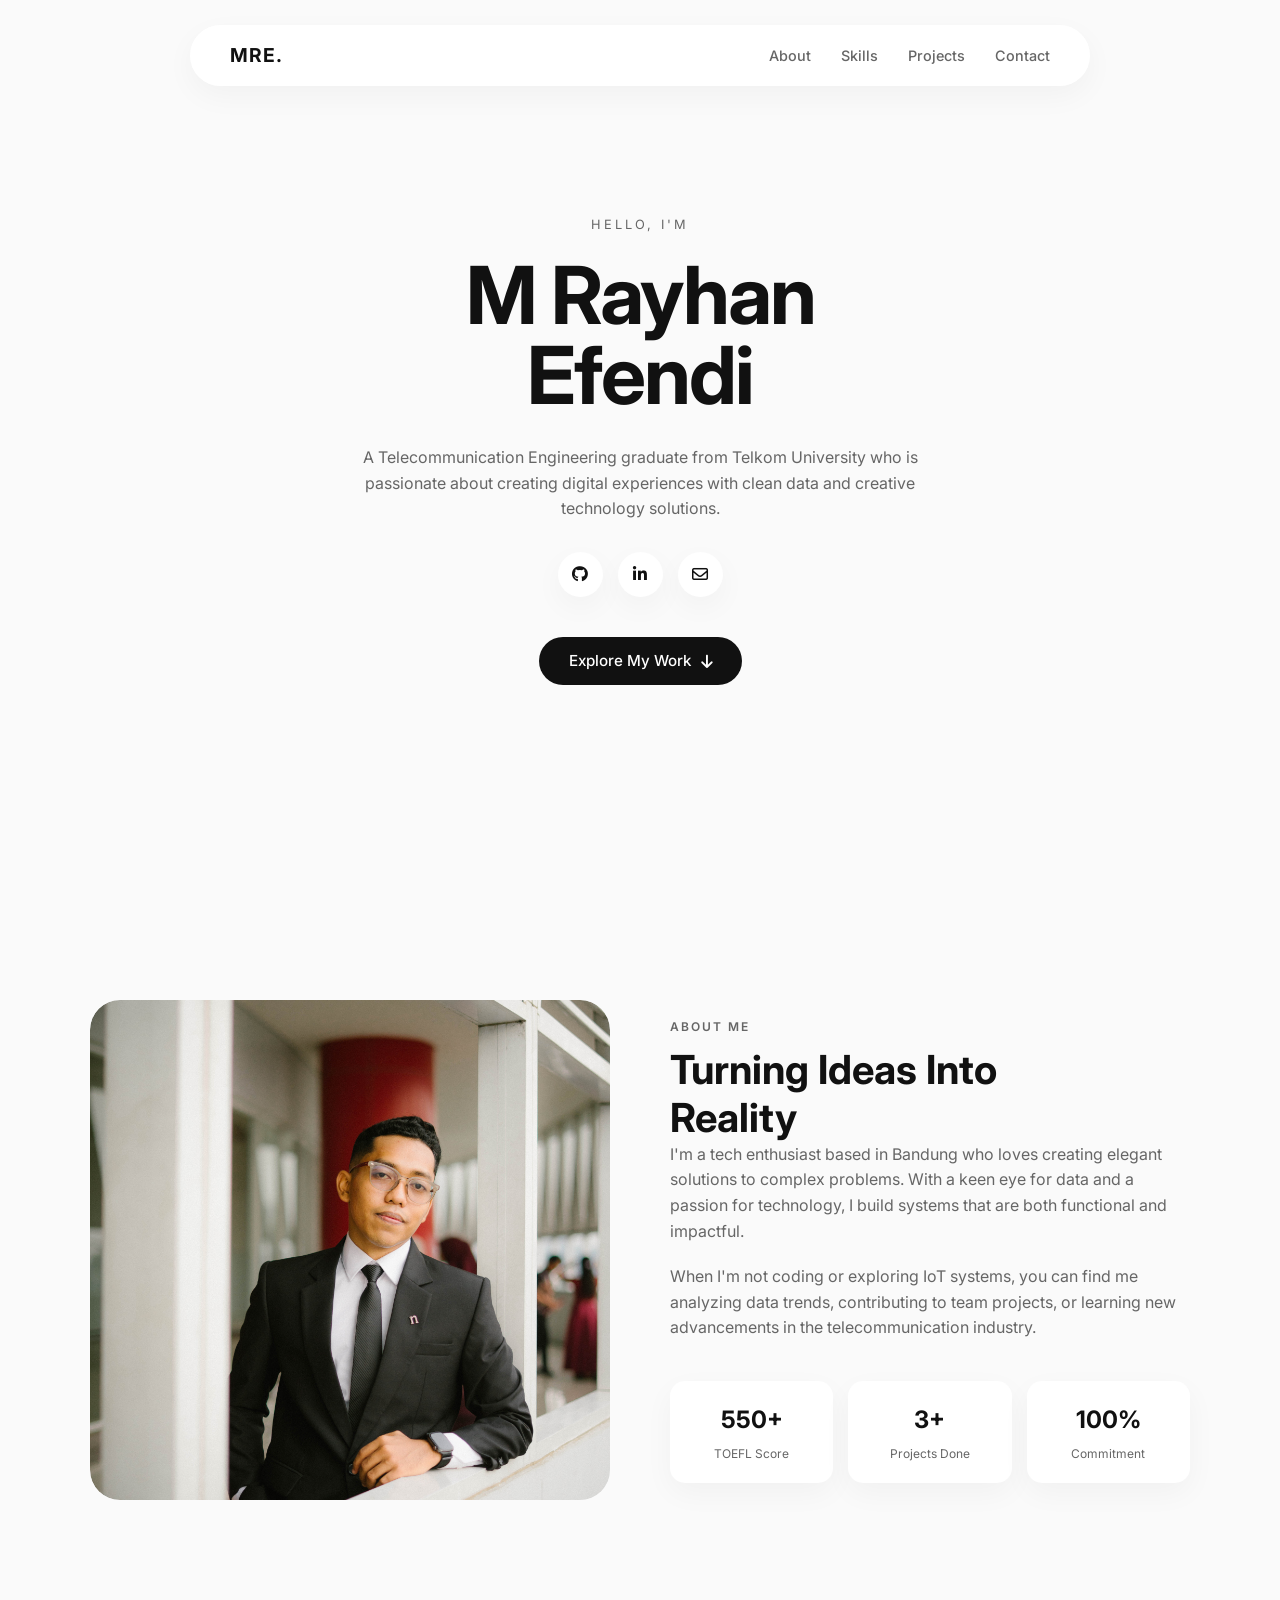
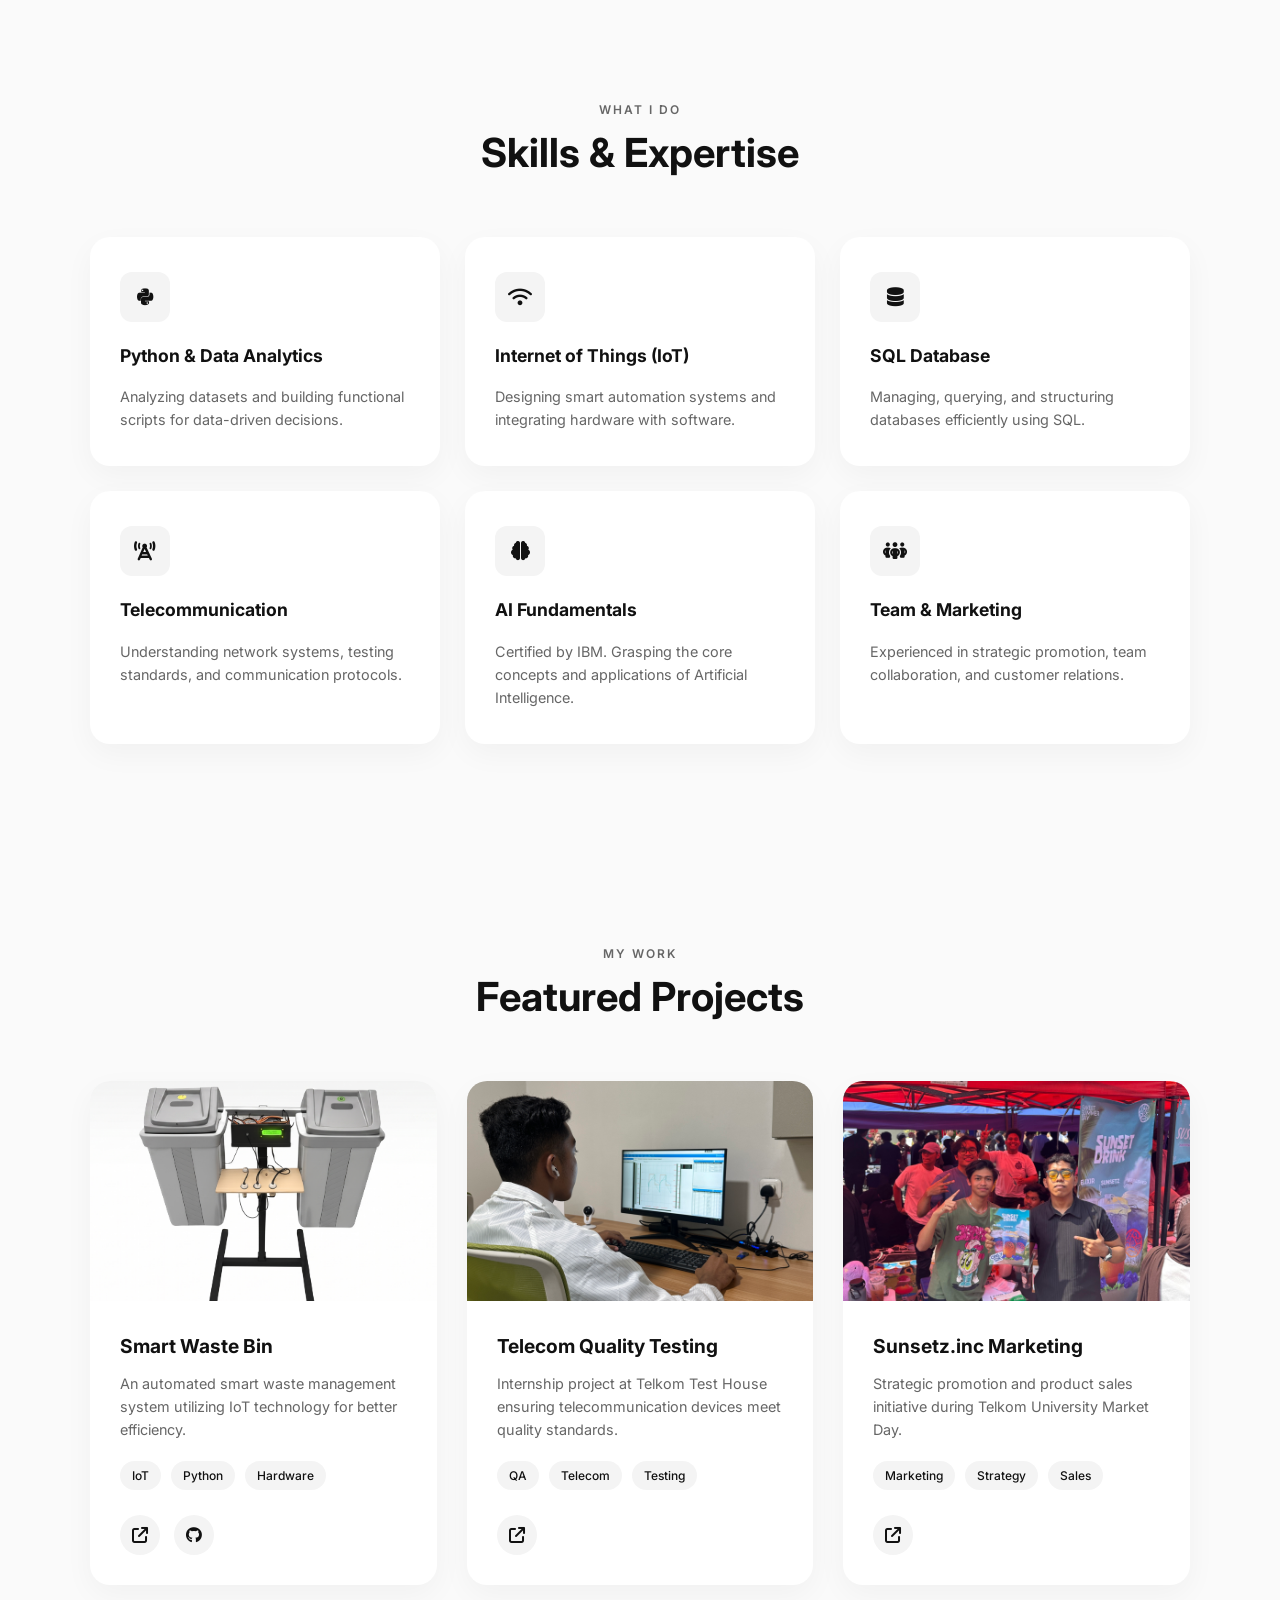
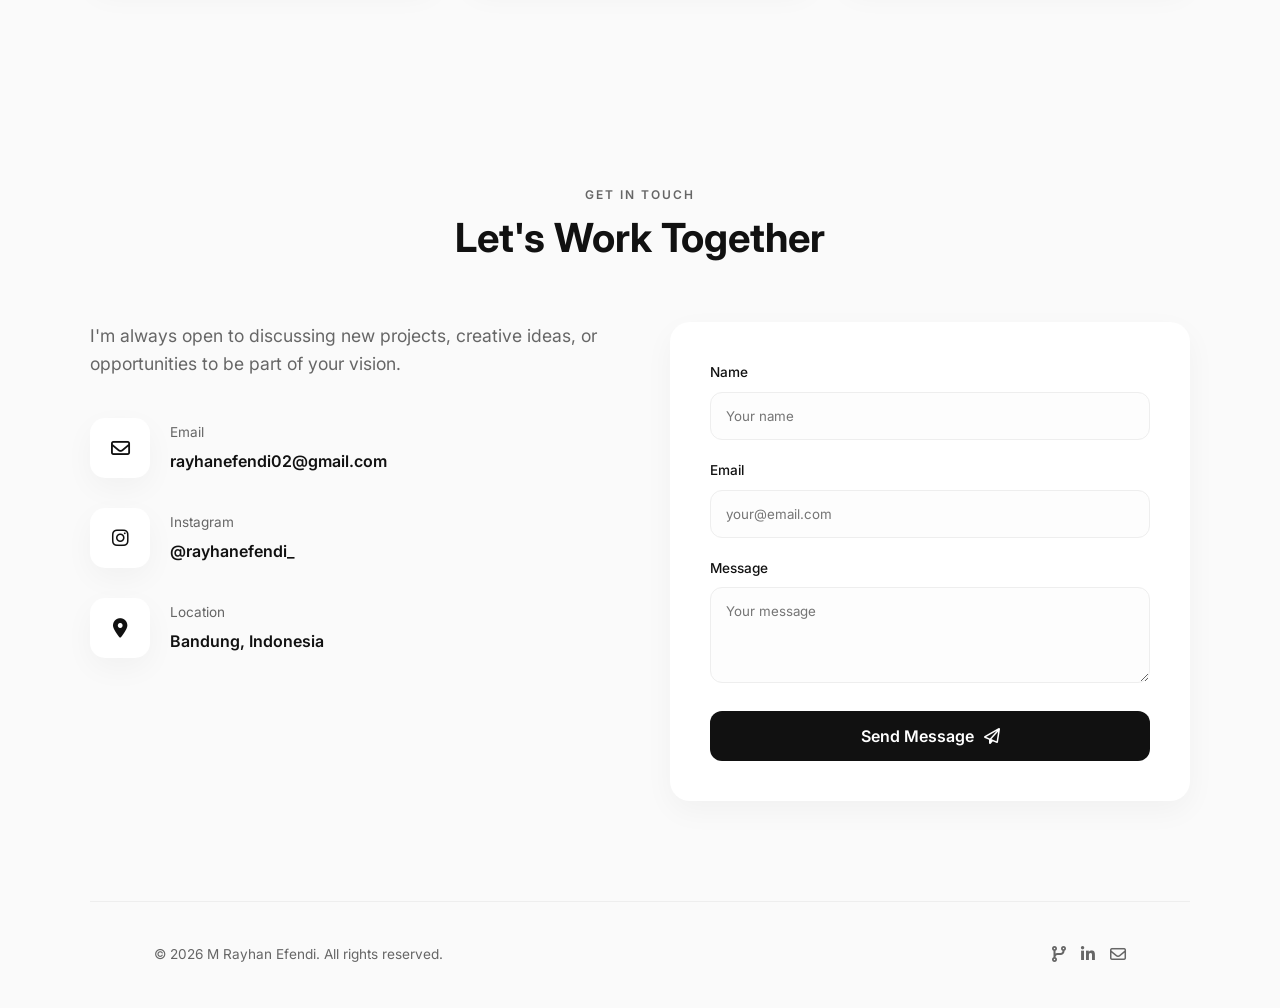
<file: index.html>
<!DOCTYPE html>
<html lang="id">
<head>
    <meta charset="UTF-8">
    <meta name="viewport" content="width=device-width, initial-scale=1.0">
    <title>M Rayhan Efendi | Portfolio</title>
    <!-- Font Google: Inter -->
    <link href="https://fonts.googleapis.com/css2?family=Inter:wght@300;400;500;600;700&display=swap" rel="stylesheet">
    <!-- Ikon FontAwesome -->
    <link rel="stylesheet" href="https://cdnjs.cloudflare.com/ajax/libs/font-awesome/6.4.0/css/all.min.css">
    <link rel="stylesheet" href="style.css">
</head>
<body>

    <!-- Navigasi -->
    <nav class="navbar">
        <div class="logo">MRE.</div>
        <ul class="nav-links">
            <li><a href="#about">About</a></li>
            <li><a href="#skills">Skills</a></li>
            <li><a href="#projects">Projects</a></li>
            <li><a href="#contact">Contact</a></li>
        </ul>
    </nav>

    <!-- Hero Section -->
    <section id="hero" class="hero-section">
        <p class="subtitle">HELLO, I'M</p>
        <h1>M Rayhan<br>Efendi</h1>
        <p class="description">
            A Telecommunication Engineering graduate from Telkom University who is passionate about creating digital experiences with clean data and creative technology solutions.
        </p>
        <div class="social-icons">
            <a href="https://github.com/rayhanefendi1"><i class="fa-brands fa-github"></i></a>
            <a href="https://www.linkedin.com/in/rayhanefendi/"><i class="fa-brands fa-linkedin-in"></i></a>
            <a href="https://mail.google.com/mail/?view=cm&fs=1&to=rayhanefendi02@gmail.com" target="_blank"><i class="fa-regular fa-envelope"></i></a>
        </div>
        <a href="#projects" class="btn-primary">Explore My Work <i class="fa-solid fa-arrow-down"></i></a>
    </section>

    <!-- About Section -->
    <section id="about" class="section">
        <div class="section-container about-grid">
            <div class="about-image">
    <img src="images/profil.jpg" alt="Foto M Rayhan Efendi">
</div>
            <div class="about-content">
                <p class="section-label">ABOUT ME</p>
                <h2>Turning Ideas Into<br>Reality</h2>
                <p class="text-muted">
                    I'm a tech enthusiast based in Bandung who loves creating elegant solutions to complex problems. With a keen eye for data and a passion for technology, I build systems that are both functional and impactful.
                </p>
                <p class="text-muted">
                    When I'm not coding or exploring IoT systems, you can find me analyzing data trends, contributing to team projects, or learning new advancements in the telecommunication industry.
                </p>
                <div class="stats-grid">
                    <div class="stat-box">
                        <h3>550+</h3>
                        <p>TOEFL Score</p>
                    </div>
                    <div class="stat-box">
                        <h3>3+</h3>
                        <p>Projects Done</p>
                    </div>
                    <div class="stat-box">
                        <h3>100%</h3>
                        <p>Commitment</p>
                    </div>
                </div>
            </div>
        </div>
    </section>

    <!-- Skills Section -->
    <section id="skills" class="section">
        <div class="section-header">
            <p class="section-label">WHAT I DO</p>
            <h2>Skills & Expertise</h2>
        </div>
        <div class="section-container skills-grid">
            <!-- Card 1 -->
            <div class="skill-card">
                <div class="icon-box"><i class="fa-brands fa-python"></i></div>
                <h3>Python & Data Analytics</h3>
                <p>Analyzing datasets and building functional scripts for data-driven decisions.</p>
            </div>
            <!-- Card 2 -->
            <div class="skill-card">
                <div class="icon-box"><i class="fa-solid fa-wifi"></i></div>
                <h3>Internet of Things (IoT)</h3>
                <p>Designing smart automation systems and integrating hardware with software.</p>
            </div>
            <!-- Card 3 -->
            <div class="skill-card">
                <div class="icon-box"><i class="fa-solid fa-database"></i></div>
                <h3>SQL Database</h3>
                <p>Managing, querying, and structuring databases efficiently using SQL.</p>
            </div>
            <!-- Card 4 -->
            <div class="skill-card">
                <div class="icon-box"><i class="fa-solid fa-tower-cell"></i></div>
                <h3>Telecommunication</h3>
                <p>Understanding network systems, testing standards, and communication protocols.</p>
            </div>
            <!-- Card 5 -->
            <div class="skill-card">
                <div class="icon-box"><i class="fa-solid fa-brain"></i></div>
                <h3>AI Fundamentals</h3>
                <p>Certified by IBM. Grasping the core concepts and applications of Artificial Intelligence.</p>
            </div>
            <!-- Card 6 -->
            <div class="skill-card">
                <div class="icon-box"><i class="fa-solid fa-people-group"></i></div>
                <h3>Team & Marketing</h3>
                <p>Experienced in strategic promotion, team collaboration, and customer relations.</p>
            </div>
        </div>
    </section>

    <!-- Projects Section -->
    <section id="projects" class="section">
        <div class="section-header">
            <p class="section-label">MY WORK</p>
            <h2>Featured Projects</h2>
        </div>
        <div class="section-container projects-grid">
            <!-- Project 1 -->
            <div class="project-card">
                <div class="project-img">
    <img src="images/proyek1.png" alt="Proyek Smart Waste Bin">
</div>
                <div class="project-info">
                    <h3>Smart Waste Bin</h3>
                    <p>An automated smart waste management system utilizing IoT technology for better efficiency.</p>
                    <div class="tags">
                        <span>IoT</span>
                        <span>Python</span>
                        <span>Hardware</span>
                    </div>
                    <div class="project-links">
                        <a href="https://repository.telkomuniversity.ac.id/pustaka/239246/pengembangan-aplikasi-bank-sampah-dan-perancangan-tempat-sampah-pintar-berbasis-iot-dalam-bentuk-buku-karya-ilmiah.html"><i class="fa-solid fa-arrow-up-right-from-square"></i></a>
                        <a href="#"><i class="fa-brands fa-github"></i></a>
                    </div>
                </div>
            </div>
            <!-- Project 2 -->
            <div class="project-card">
                <div class="project-img">
    <img src="images/proyek2.JPG" alt="Magang Telkom Test House">
</div>
                <div class="project-info">
                    <h3>Telecom Quality Testing</h3>
                    <p>Internship project at Telkom Test House ensuring telecommunication devices meet quality standards.</p>
                    <div class="tags">
                        <span>QA</span>
                        <span>Telecom</span>
                        <span>Testing</span>
                    </div>
                    <div class="project-links">
                        <a href="https://telkomtesthouse.co.id/"><i class="fa-solid fa-arrow-up-right-from-square"></i></a>
                    </div>
                </div>
            </div>
            <!-- Project 3 -->
            <div class="project-card">
                <div class="project-img">
    <img src="images/proyek3.jpg" alt="Market Day Telkom University">
</div>
                <div class="project-info">
                    <h3>Sunsetz.inc Marketing</h3>
                    <p>Strategic promotion and product sales initiative during Telkom University Market Day.</p>
                    <div class="tags">
                        <span>Marketing</span>
                        <span>Strategy</span>
                        <span>Sales</span>
                    </div>
                    <div class="project-links">
                        <a href="https://www.instagram.com/sunsetz.inc?utm_source=ig_web_button_share_sheet&igsh=ZDNlZDc0MzIxNw=="><i class="fa-solid fa-arrow-up-right-from-square"></i></a>
                    </div>
                </div>
            </div>
        </div>
    </section>

    <!-- Contact Section -->
    <section id="contact" class="section">
        <div class="section-header">
            <p class="section-label">GET IN TOUCH</p>
            <h2>Let's Work Together</h2>
        </div>
        <div class="section-container contact-grid">
            <div class="contact-info">
                <p class="contact-desc">I'm always open to discussing new projects, creative ideas, or opportunities to be part of your vision.</p>
                
<!-- Tombol Klik Email (Langsung ke Gmail) -->
<a href="https://mail.google.com/mail/?view=cm&fs=1&to=rayhanefendi02@gmail.com" target="_blank" class="contact-item link-interaktif">
    <div class="icon-box"><i class="fa-regular fa-envelope"></i></div>
    <div>
        <p class="item-title">Email</p>
        <p class="item-detail">rayhanefendi02@gmail.com</p>
    </div>
</a>

<!-- Tombol Klik Instagram -->
<a href="https://www.instagram.com/rayhanefendi_/" target="_blank" class="contact-item link-interaktif">
    <div class="icon-box"><i class="fa-brands fa-instagram"></i></div>
    <div>
        <p class="item-title">Instagram</p>
        <p class="item-detail">@rayhanefendi_</p>
    </div>
</a>

<!-- Tombol Klik Lokasi (Membuka Google Maps) -->
<a href="https://maps.google.com/?q=Bandung,Indonesia" target="_blank" class="contact-item link-interaktif">
    <div class="icon-box"><i class="fa-solid fa-location-dot"></i></div>
    <div>
        <p class="item-title">Location</p>
        <p class="item-detail">Bandung, Indonesia</p>
    </div>
</a>
            </div>
            
            <div class="contact-form">
                <form>
                    <div class="form-group">
                        <label>Name</label>
                        <input type="text" placeholder="Your name">
                    </div>
                    <div class="form-group">
                        <label>Email</label>
                        <input type="email" placeholder="your@email.com">
                    </div>
                    <div class="form-group">
                        <label>Message</label>
                        <textarea rows="4" placeholder="Your message"></textarea>
                    </div>
                    <button type="submit" class="btn-submit">Send Message <i class="fa-regular fa-paper-plane"></i></button>
                </form>
            </div>
        </div>
    </section>

    <!-- Footer -->
    <footer>
        <p>&copy; 2026 M Rayhan Efendi. All rights reserved.</p>
        <div class="footer-icons">
            <a href="#"><i class="fa-solid fa-code-branch"></i></a>
            <a href="https://www.linkedin.com/in/rayhanefendi/"><i class="fa-brands fa-linkedin-in"></i></a>
            <a href="https://mail.google.com/mail/?view=cm&fs=1&to=rayhanefendi02@gmail.com" target="_blank"><i class="fa-regular fa-envelope"></i></a>
        </div>
    </footer>

</body>
</html>
</file>
<file: style.css>
/* Variabel Warna & Font */
:root {
    --bg-color: #fafafa;
    --card-bg: #ffffff;
    --text-main: #111111;
    --text-muted: #666666;
    --accent: #000000;
    --border-radius: 20px;
    --shadow: 0 10px 30px rgba(0, 0, 0, 0.04);
}

* {
    margin: 0;
    padding: 0;
    box-sizing: border-box;
    font-family: 'Inter', sans-serif;
    scroll-behavior: smooth;
}

body {
    background-color: var(--bg-color);
    color: var(--text-main);
    line-height: 1.6;
}

/* Navigasi (Pill Shape) */
.navbar {
    position: fixed;
    top: 25px;
    left: 50%;
    transform: translateX(-50%);
    background: rgba(255, 255, 255, 0.95);
    backdrop-filter: blur(10px);
    padding: 15px 40px;
    border-radius: 50px;
    display: flex;
    justify-content: space-between;
    align-items: center;
    width: 90%;
    max-width: 900px;
    box-shadow: var(--shadow);
    z-index: 1000;
}

.logo {
    font-weight: 700;
    font-size: 1.2rem;
    letter-spacing: 1px;
}

.nav-links {
    list-style: none;
    display: flex;
    gap: 30px;
}

.nav-links a {
    text-decoration: none;
    color: var(--text-muted);
    font-size: 0.9rem;
    font-weight: 500;
    transition: color 0.3s;
}

.nav-links a:hover {
    color: var(--text-main);
}

/* Base Layout Sections */
.section {
    padding: 100px 5%;
}

.section-container {
    max-width: 1100px;
    margin: 0 auto;
}

.section-header {
    text-align: center;
    margin-bottom: 60px;
}

.section-label {
    font-size: 0.75rem;
    font-weight: 600;
    color: var(--text-muted);
    letter-spacing: 2px;
    margin-bottom: 10px;
    text-transform: uppercase;
}

h2 {
    font-size: 2.5rem;
    font-weight: 700;
    line-height: 1.2;
}

.text-muted {
    color: var(--text-muted);
    margin-bottom: 20px;
}

/* Hero Section */
.hero-section {
    height: 100vh;
    display: flex;
    flex-direction: column;
    justify-content: center;
    align-items: center;
    text-align: center;
    padding: 0 20px;
}

.hero-section .subtitle {
    font-size: 0.8rem;
    letter-spacing: 3px;
    color: var(--text-muted);
    margin-bottom: 20px;
}

.hero-section h1 {
    font-size: 5rem;
    font-weight: 700;
    line-height: 1;
    margin-bottom: 30px;
    letter-spacing: -2px;
}

.hero-section .description {
    color: var(--text-muted);
    max-width: 600px;
    margin-bottom: 30px;
}

.social-icons {
    display: flex;
    gap: 15px;
    margin-bottom: 40px;
}

.social-icons a {
    display: flex;
    align-items: center;
    justify-content: center;
    width: 45px;
    height: 45px;
    background: var(--card-bg);
    border-radius: 50%;
    color: var(--text-main);
    text-decoration: none;
    box-shadow: var(--shadow);
    transition: transform 0.3s;
}

.social-icons a:hover {
    transform: translateY(-3px);
}

.btn-primary {
    background: var(--text-main);
    color: white;
    padding: 12px 30px;
    border-radius: 30px;
    text-decoration: none;
    font-weight: 500;
    font-size: 0.95rem;
    display: inline-flex;
    align-items: center;
    gap: 10px;
    transition: opacity 0.3s;
}

.btn-primary:hover {
    opacity: 0.8;
}

/* About Section */
.about-grid {
    display: grid;
    grid-template-columns: 1fr 1fr;
    gap: 60px;
    align-items: center;
}

.about-image {
    background: #ebebeb;
    border-radius: 30px;
    height: 500px;
    display: flex;
    justify-content: center;
    align-items: center;
    font-size: 5rem;
    font-weight: 700;
    color: #d1d1d1;
}

.stats-grid {
    display: grid;
    grid-template-columns: repeat(3, 1fr);
    gap: 15px;
    margin-top: 40px;
}

.stat-box {
    background: var(--card-bg);
    padding: 20px;
    border-radius: 15px;
    text-align: center;
    box-shadow: var(--shadow);
}

.stat-box h3 {
    font-size: 1.5rem;
    margin-bottom: 5px;
}

.stat-box p {
    font-size: 0.75rem;
    color: var(--text-muted);
}

/* Skills Section */
.skills-grid {
    display: grid;
    grid-template-columns: repeat(3, 1fr);
    gap: 25px;
}

.skill-card {
    background: var(--card-bg);
    padding: 35px 30px;
    border-radius: var(--border-radius);
    box-shadow: var(--shadow);
    transition: transform 0.3s;
}

.skill-card:hover {
    transform: translateY(-5px);
}

.skill-card .icon-box {
    display: inline-flex;
    align-items: center;
    justify-content: center;
    width: 50px;
    height: 50px;
    background: #f4f4f4;
    border-radius: 12px;
    margin-bottom: 20px;
    font-size: 1.2rem;
}

.skill-card h3 {
    font-size: 1.1rem;
    margin-bottom: 15px;
}

.skill-card p {
    font-size: 0.9rem;
    color: var(--text-muted);
}

/* Projects Section */
.projects-grid {
    display: grid;
    grid-template-columns: repeat(3, 1fr);
    gap: 30px;
}

.project-card {
    background: var(--card-bg);
    border-radius: var(--border-radius);
    overflow: hidden;
    box-shadow: var(--shadow);
    display: flex;
    flex-direction: column;
}

.project-img {
    background: #ebebeb;
    height: 220px;
    display: flex;
    justify-content: center;
    align-items: center;
    font-size: 2rem;
    font-weight: 700;
    color: #d1d1d1;
}

.project-info {
    padding: 30px;
    display: flex;
    flex-direction: column;
    flex-grow: 1;
}

.project-info h3 {
    font-size: 1.2rem;
    margin-bottom: 10px;
}

.project-info p {
    font-size: 0.9rem;
    color: var(--text-muted);
    margin-bottom: 20px;
    flex-grow: 1;
}

.tags {
    display: flex;
    gap: 10px;
    margin-bottom: 25px;
}

.tags span {
    background: #f4f4f4;
    padding: 5px 12px;
    border-radius: 20px;
    font-size: 0.75rem;
    font-weight: 500;
}

.project-links a {
    display: inline-flex;
    align-items: center;
    justify-content: center;
    width: 40px;
    height: 40px;
    border-radius: 50%;
    background: #f4f4f4;
    color: var(--text-main);
    text-decoration: none;
    margin-right: 10px;
    transition: background 0.3s;
}

.project-links a:hover {
    background: #e0e0e0;
}

/* Contact Section */
.contact-grid {
    display: grid;
    grid-template-columns: 1fr 1fr;
    gap: 60px;
    align-items: flex-start;
}

.contact-desc {
    font-size: 1.1rem;
    color: var(--text-muted);
    margin-bottom: 40px;
}

.contact-item {
    display: flex;
    align-items: center;
    gap: 20px;
    margin-bottom: 30px;
}

.contact-item .icon-box {
    display: flex;
    align-items: center;
    justify-content: center;
    width: 60px;
    height: 60px;
    background: var(--card-bg);
    border-radius: 15px;
    box-shadow: var(--shadow);
    font-size: 1.2rem;
}

.item-title {
    font-size: 0.85rem;
    color: var(--text-muted);
    margin-bottom: 5px;
}

.item-detail {
    font-weight: 600;
}

.contact-form {
    background: var(--card-bg);
    padding: 40px;
    border-radius: var(--border-radius);
    box-shadow: var(--shadow);
}

.form-group {
    margin-bottom: 20px;
}

.form-group label {
    display: block;
    font-size: 0.85rem;
    margin-bottom: 8px;
    font-weight: 500;
}

.form-group input,
.form-group textarea {
    width: 100%;
    padding: 15px;
    border: 1px solid #eee;
    border-radius: 12px;
    background: #fdfdfd;
    outline: none;
    font-family: inherit;
    transition: border-color 0.3s;
}

.form-group input:focus,
.form-group textarea:focus {
    border-color: #ccc;
}

.btn-submit {
    width: 100%;
    padding: 15px;
    background: var(--text-main);
    color: white;
    border: none;
    border-radius: 12px;
    font-weight: 600;
    font-size: 1rem;
    cursor: pointer;
    display: flex;
    justify-content: center;
    align-items: center;
    gap: 10px;
    transition: opacity 0.3s;
}

.btn-submit:hover {
    opacity: 0.8;
}

/* Footer */
footer {
    display: flex;
    justify-content: space-between;
    align-items: center;
    padding: 40px 5%;
    max-width: 1100px;
    margin: 0 auto;
    border-top: 1px solid #eee;
}

footer p {
    font-size: 0.85rem;
    color: var(--text-muted);
}

.footer-icons {
    display: flex;
    gap: 15px;
}

.footer-icons a {
    color: var(--text-muted);
    text-decoration: none;
    transition: color 0.3s;
}

.footer-icons a:hover {
    color: var(--text-main);
}

/* Responsive Design untuk HP & Tablet */
@media (max-width: 900px) {
    .about-grid, .contact-grid {
        grid-template-columns: 1fr;
    }
    .skills-grid, .projects-grid {
        grid-template-columns: repeat(2, 1fr);
    }
    .hero-section h1 {
        font-size: 3.5rem;
    }
    .nav-links {
        display: none; /* Menu disembunyikan di layar kecil */
    }
    .navbar {
        justify-content: center;
    }
}

@media (max-width: 600px) {
    .skills-grid, .projects-grid, .stats-grid {
        grid-template-columns: 1fr;
    }
    .hero-section h1 {
        font-size: 2.5rem;
    }
    footer {
        flex-direction: column;
        gap: 20px;
        text-align: center;
    }
}

/* Pengaturan Gambar Profil & Proyek */
.about-image, .project-img {
    padding: 0;
    overflow: hidden; /* Memotong gambar yang keluar batas lengkungan */
}

.about-image img {
    width: 100%;
    height: 100%;
    object-fit: cover; /* Memastikan gambar tidak gepeng */
    border-radius: 30px;
}

.project-img img {
    width: 100%;
    height: 100%;
    object-fit: cover;
    transition: transform 0.5s ease;
}

/* Efek Zoom saat proyek disorot mouse */
.project-card:hover .project-img img {
    transform: scale(1.1);
}

/* Efek interaktif untuk tombol kotak kontak */
a.link-interaktif {
    text-decoration: none; /* Menghilangkan garis bawah bawaan link */
    color: inherit; /* Mempertahankan warna teks asli (hitam/abu) */
    transition: transform 0.3s ease;
    cursor: pointer;
}

/* Membuat seluruh kotak kontak sedikit terangkat saat disorot mouse */
a.link-interaktif:hover {
    transform: translateX(10px);
}

/* Mengubah warna latar ikon saat disorot mouse agar lebih interaktif */
a.link-interaktif:hover .icon-box {
    background-color: #f0f0f0;
}
</file>
